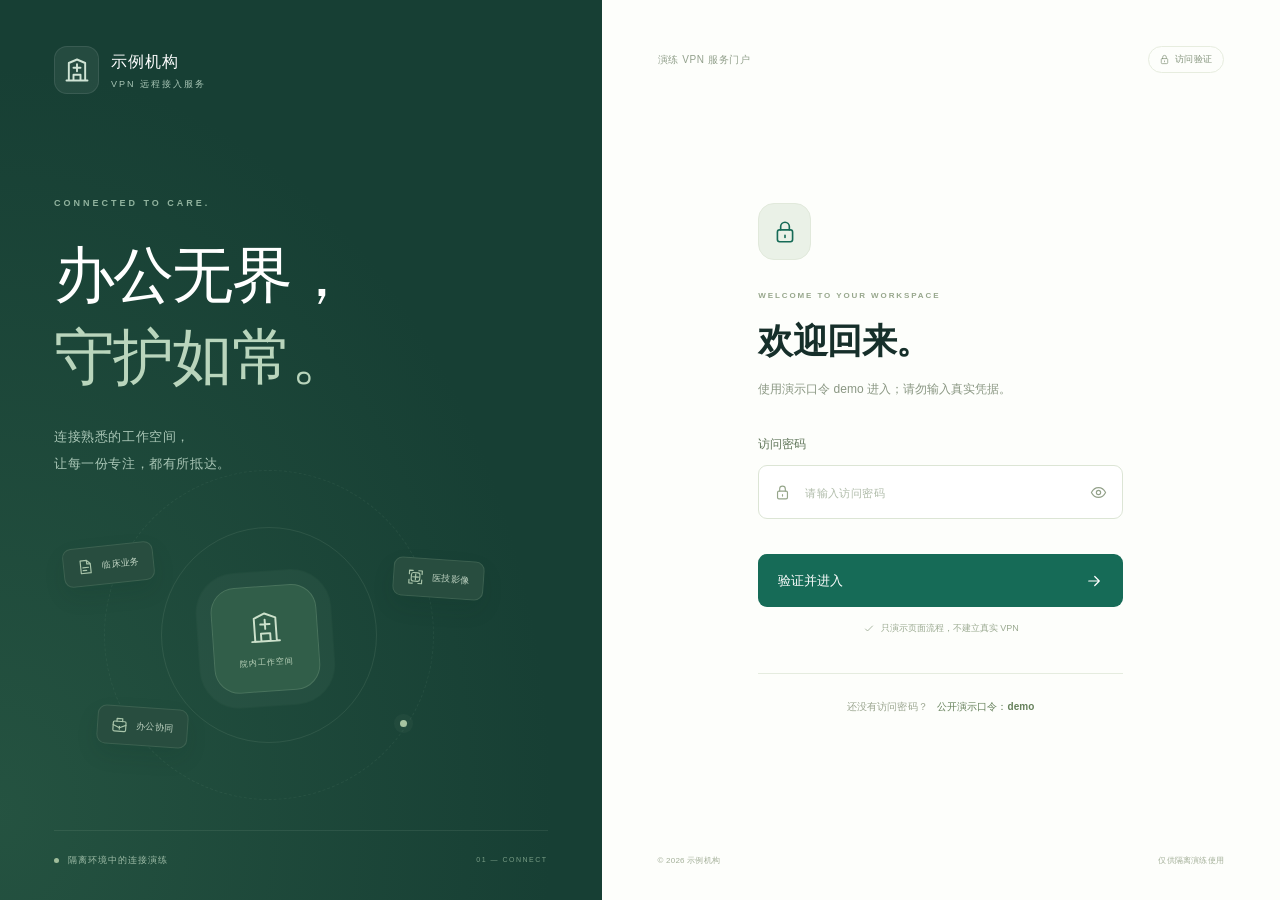
<file: honeypots/vpn/web/index.html>
<!doctype html>
<html lang="zh-CN">
<head>
  <meta charset="utf-8">
  <meta name="viewport" content="width=device-width, initial-scale=1">
  <meta name="theme-color" content="#166b57">
  <meta name="description" content="示例机构 VPN 服务门户。隔离蜜罐与合成连接演示。">
  <title>示例机构 · VPN 服务</title>
  <link rel="stylesheet" href="styles.css">
  <link rel="stylesheet" href="auth.css">
  <script src="auth.js" defer></script>
  <script src="portal.js" defer></script>
</head>
<body>
  <svg class="svg-library" xmlns="http://www.w3.org/2000/svg" aria-hidden="true">
    <symbol id="i-arrow" viewBox="0 0 24 24"><path d="M5 12h14m-6-6 6 6-6 6"/></symbol>
    <symbol id="i-down" viewBox="0 0 24 24"><path d="M12 3v12m-5-5 5 5 5-5M5 16v4h14v-4"/></symbol>
    <symbol id="i-windows" viewBox="0 0 24 24"><path fill="currentColor" stroke="none" d="M3 4h8v7H3zm10 0h8v7h-8zM3 13h8v7H3zm10 0h8v7h-8z"/></symbol>
    <symbol id="i-hospital" viewBox="0 0 24 24"><path d="M5 21V6l7-3 7 3v15M3 21h18M9 21v-5h6v5m-6-11h6m-3-3v6"/></symbol>
    <symbol id="i-file" viewBox="0 0 24 24"><path d="M14 3H5v18h14V8l-5-5Zm0 0v5h5M8 13h8m-8 4h5"/></symbol>
    <symbol id="i-scan" viewBox="0 0 24 24"><path d="M8 3H3v5m13-5h5v5M3 16v5h5m13-5v5h-5M8 12h8m-4-4v8"/><rect x="6" y="6" width="12" height="12" rx="3"/></symbol>
    <symbol id="i-briefcase" viewBox="0 0 24 24"><rect x="3" y="7" width="18" height="14" rx="2"/><path d="M8 7V3h8v4M3 12l9 4 9-4m-9 2v4"/></symbol>
    <symbol id="i-check" viewBox="0 0 24 24"><path d="m5 12 4 4L19 6"/></symbol>
    <symbol id="i-lock" viewBox="0 0 24 24"><rect x="5" y="10" width="14" height="11" rx="2"/><path d="M8 10V7a4 4 0 0 1 8 0v3m-4 5v2"/></symbol>
    <symbol id="i-eye" viewBox="0 0 24 24"><path d="M2 12s3.5-7 10-7 10 7 10 7-3.5 7-10 7S2 12 2 12Z"/><circle cx="12" cy="12" r="3"/></symbol>
    <symbol id="i-exit" viewBox="0 0 24 24"><path d="M9 4H4v16h5m5-16h6v16h-6M8 12h9m-4-4 4 4-4 4"/></symbol>
  </svg>
  <section class="auth-screen" id="auth-screen" aria-labelledby="auth-title">
    <div class="auth-story">
      <a class="brand auth-brand" href="./" aria-label="示例机构 VPN 首页"><span class="brand-mark" aria-hidden="true"><svg><use href="#i-hospital"/></svg></span><span class="brand-text"><strong>示例机构</strong><span>VPN 远程接入服务</span></span></a>
      <div class="auth-story-content"><span class="section-kicker">CONNECTED TO CARE.</span><h1>办公无界，<br><span>守护如常。</span></h1><p>连接熟悉的工作空间，<br>让每一份专注，都有所抵达。</p>
        <div class="auth-art" aria-hidden="true"><div class="auth-orbit orbit-a"></div><div class="auth-orbit orbit-b"></div><div class="auth-art-center"><svg><use href="#i-hospital"/></svg><span>院内工作空间</span></div><span class="auth-node node-a"><svg><use href="#i-file"/></svg>临床业务</span><span class="auth-node node-b"><svg><use href="#i-scan"/></svg>医技影像</span><span class="auth-node node-c"><svg><use href="#i-briefcase"/></svg>办公协同</span><i class="auth-orbit-dot"></i></div>
      </div>
      <div class="auth-story-footer"><span class="status-dot"></span> 隔离环境中的连接演练<span>01 — CONNECT</span></div>
    </div>
    <div class="auth-entry">
      <div class="auth-topline"><span>演练 VPN 服务门户</span><span class="auth-access-badge"><svg><use href="#i-lock"/></svg>访问验证</span></div>
      <div class="auth-form-wrap">
        <span class="auth-form-icon"><svg><use href="#i-lock"/></svg></span><span class="section-kicker">WELCOME TO YOUR WORKSPACE</span><h2 id="auth-title">欢迎回来。</h2><p class="auth-description">使用演示口令 demo 进入；请勿输入真实凭据。</p>
        <form id="auth-form">
          <label for="access-password">访问密码</label>
          <div class="password-field"><svg class="password-lock"><use href="#i-lock"/></svg><input type="password" id="access-password" name="password" placeholder="请输入访问密码" autocomplete="current-password" required aria-describedby="auth-error" spellcheck="false" autocapitalize="off"><button type="button" id="password-toggle" aria-label="显示密码" aria-pressed="false"><svg><use href="#i-eye"/></svg></button></div>
          <p class="auth-error" id="auth-error" role="alert" aria-live="polite"></p>
          <button type="submit" class="button button-primary auth-submit"><span>验证并进入</span><svg><use href="#i-arrow"/></svg></button>
          <p class="auth-session-note"><svg><use href="#i-check"/></svg>只演示页面流程，不建立真实 VPN</p>
        </form>
        <div class="auth-help"><span>还没有访问密码？</span><strong>公开演示口令：demo</strong></div>
        <noscript><p class="noscript-note">请在浏览器中启用 JavaScript，以完成网页密码验证。</p></noscript>
      </div>
      <div class="auth-bottomline"><span>© 2026 示例机构</span><span>仅供隔离演练使用</span></div>
    </div>
  </section>
  <div id="site-content" hidden>
    <a class="skip-link" href="#main">跳转到主要内容</a>
    <header class="portal-header">
      <div class="container header-inner">
        <a class="brand" href="#main" aria-label="示例机构 VPN 首页">
          <span class="brand-mark" aria-hidden="true"><svg><use href="#i-hospital"/></svg></span>
          <span class="brand-text"><strong>示例机构</strong><span>VPN 远程接入服务</span></span>
        </a>
        <button class="logout-button" type="button" aria-label="退出网页登录"><svg aria-hidden="true"><use href="#i-exit"/></svg>退出登录</button>
      </div>
    </header>

    <main class="portal-main container" id="main">
      <section class="portal-panel" aria-labelledby="portal-title">
        <div class="portal-copy">
          <span class="portal-label"><span class="status-dot"></span> BLUE TEAM DEMO</span>
          <h1 id="portal-title">Lovely VPN 演示</h1>
          <p class="portal-description">基于原界面整理的浏览器演示。<br>查看连接状态，集中找到院内常用系统，<br>让日常工作更便捷。</p>
          <p class="release-meta">v1.0 <span>·</span> 浏览器演示 <span>·</span> 合成数据</p>
          <a class="button button-primary actual-download" href="/client" aria-describedby="release-note"><svg aria-hidden="true"><use href="#i-windows"/></svg>打开连接演示<svg class="download-arrow" aria-hidden="true"><use href="#i-down"/></svg></a>
          <p class="file-meta">无需下载安装 <span>不会访问本机文件</span></p>
          <p class="download-feedback" role="status" aria-live="polite"></p>
          <p class="release-note" id="release-note">状态与资源均为合成示例。服务端只记录访问摘要，不收集终端数据。</p>
        </div>
        <figure class="product-preview">
          <div class="demo-preview"><span>LOVELY VPN</span><h2>隔离演练环境</h2><p>示例用户 · 192.0.2.10</p><p>连接状态 / 资源导航 / 事件摘要</p><a class="button button-primary" href="/client">进入演示 →</a></div>
          <figcaption>连接状态与院内资源，一个客户端即可查看。</figcaption>
        </figure>
      </section>
    </main>

    <footer class="portal-footer container"><span>© <span id="year">2026</span> 示例机构</span><span>仅供隔离演练使用 · 如需帮助，请联系演练管理员</span></footer>
  </div>
</body>
</html>
</file>
<file: honeypots/vpn/web/styles.css>
@charset "UTF-8";
:root { --ink:#162f2a; --muted:#72807b; --green:#166b57; --green-hover:#0b5443; --line:#e3e9e4; --font:"Segoe UI","PingFang SC","Microsoft YaHei UI","Microsoft YaHei",sans-serif; }
* { box-sizing:border-box; }
body { margin:0; color:var(--ink); background:#fff; font:15px/1.7 var(--font); -webkit-font-smoothing:antialiased; }
button,input { font:inherit; }
button { border:0; color:inherit; cursor:pointer; }
button,a { -webkit-tap-highlight-color:transparent; }
a { color:inherit; text-decoration:none; }
img { display:block; max-width:100%; height:auto; }
h1,h2,p,figure { margin:0; }
h1,h2 { font-weight:650; line-height:1.3; }
svg { width:24px; height:24px; fill:none; stroke:currentColor; stroke-width:1.65; stroke-linecap:round; stroke-linejoin:round; flex-shrink:0; }
.svg-library { position:absolute; width:0; height:0; overflow:hidden; }
[hidden] { display:none!important; }
::selection { background:#c7e2d1; color:#153c2f; }
:focus-visible { outline:3px solid #479b7e; outline-offset:5px; }
button:disabled { cursor:wait; opacity:.65; }
.container { width:calc(100% - 80px); max-width:1120px; margin:0 auto; }
.skip-link { position:fixed; top:-100px; left:16px; z-index:100; padding:12px 20px; background:var(--green); color:white; border-radius:8px; }
.skip-link:focus { top:12px; }
.brand { display:inline-flex; gap:12px; align-items:center; flex-shrink:0; }
.brand-mark { width:45px; height:48px; background:var(--green); color:white; border-radius:13px; display:grid; place-items:center; }
.brand-mark svg { width:28px; height:28px; }
.brand-text { display:flex; flex-direction:column; gap:2px; }
.brand-text strong { font-size:17px; letter-spacing:.5px; }
.brand-text>span { font-size:10px; letter-spacing:2.6px; color:var(--muted); }
.button { display:inline-flex; align-items:center; justify-content:center; gap:11px; padding:17px 24px; min-height:56px; border-radius:9px; font-size:14px; font-weight:600; line-height:1.4; transition:background .2s,transform .2s; border:1px solid transparent; }
.button:hover { transform:translateY(-2px); }
.button:active { transform:translateY(0); }
.button svg { width:19px; height:19px; }
.button-primary { background:var(--green); color:white; }
.button-primary:hover { background:var(--green-hover); }
.section-kicker { display:block; font-size:10px; font-weight:600; letter-spacing:2.2px; color:#74917f; margin-bottom:16px; }
.status-dot { display:inline-block; width:6px; height:6px; background:#29996b; border-radius:50%; flex-shrink:0; }

#site-content { min-height:100svh; display:flex; flex-direction:column; background:#f5f8f4; }
.portal-header { background:#fff; border-bottom:1px solid #e9eee7; }
.header-inner { min-height:88px; display:flex; align-items:center; justify-content:space-between; gap:24px; }
.logout-button { display:inline-flex; align-items:center; gap:7px; background:none; padding:10px 0 10px 10px; color:var(--muted); font-size:12px; white-space:nowrap; }
.logout-button svg { width:17px; height:17px; }
.logout-button:hover { color:var(--green); }
.portal-main { flex:1; display:flex; align-items:center; padding-top:44px; padding-bottom:44px; }
.portal-panel { width:100%; min-height:520px; display:grid; grid-template-columns:.95fr 1.05fr; gap:30px; align-items:center; padding:48px; border:1px solid #e0e9df; border-radius:24px; background:#fff; box-shadow:0 12px 35px #21422d05; }
.portal-copy { min-width:0; }
.portal-label { display:flex; align-items:center; gap:9px; color:#6b9179; font-size:10px; letter-spacing:2.2px; margin-bottom:21px; }
.portal-copy h1 { font-size:39px; letter-spacing:-1.5px; line-height:1.4; }
.portal-description { font-size:14px; line-height:2; color:var(--muted); margin-top:20px; }
.release-meta { display:flex; flex-wrap:wrap; align-items:center; gap:8px; font-size:10px; color:#8d9a89; margin-top:30px; }
.release-meta span { color:#b2c0ab; }
.actual-download { margin-top:14px; font-size:13px; padding:17px 20px; }
.download-arrow { margin-left:14px; }
.file-meta { font-size:10px; color:#97a18f; margin-top:12px; }
.file-meta span { margin-left:12px; }
.release-note { color:#879580; font-size:10px; line-height:1.9; margin-top:25px; max-width:330px; padding-top:17px; border-top:1px solid #e8eee3; }
.download-feedback { margin-top:12px; font-size:11px; color:var(--green); }
.download-feedback:empty { display:none; }
.product-preview { min-width:0; align-self:center; }
.product-images { position:relative; aspect-ratio:1.2; isolation:isolate; }
.product-images:before { content:""; position:absolute; inset:5px -5px 0 15px; border-radius:50%; background:#f0f6ec; z-index:-1; }
.resource-image { position:absolute; top:12%; right:-8px; width:84%; border-radius:9px; border:1px solid #dde5de; box-shadow:0 16px 35px #2c4a2c12; transform:rotate(2deg); }
.client-image { position:absolute; top:24%; left:0; width:35%; border-radius:9px; border:1px solid #d9e3db; box-shadow:0 15px 30px #2c4a2c1f; transform:rotate(-4deg); }
.product-preview figcaption { font-size:10px; color:#8ba082; text-align:center; margin-top:18px; letter-spacing:.4px; }
.portal-footer { display:flex; justify-content:space-between; align-items:center; gap:20px; padding:0 0 28px; font-size:10px; color:#91a088; }

@media(min-width:1440px) {
  .portal-panel { min-height:560px; padding:56px; gap:48px; }
  .portal-copy h1 { font-size:41px; }
}
@media(max-width:1100px) {
  .container { width:calc(100% - 64px); }
  .portal-panel { padding:36px; gap:24px; }
  .portal-copy h1 { font-size:32px; }
  .portal-description { font-size:12px; }
  .release-meta { font-size:9px; gap:6px; }
  .portal-label { font-size:9px; }
}
@media(max-width:850px) {
  .container { width:calc(100% - 48px); }
  .portal-panel { gap:22px; padding:30px; grid-template-columns:1fr 1fr; min-height:460px; }
  .portal-copy h1 { font-size:27px; letter-spacing:-.8px; }
  .portal-description { font-size:11px; }
  .actual-download { font-size:11px; padding:15px; gap:8px; min-height:50px; }
  .actual-download svg { width:17px; height:17px; }
  .download-arrow { margin-left:7px; }
  .file-meta { font-size:8px; }
  .file-meta span { margin-left:8px; }
  .release-note { font-size:9px; }
  .resource-image { right:0; }
  .product-preview figcaption { font-size:8px; letter-spacing:0; }
  .portal-footer { font-size:8px; }
}
@media(max-width:650px) {
  .container { width:calc(100% - 36px); }
  .header-inner { min-height:76px; gap:10px; }
  .brand { gap:9px; }
  .brand-mark { width:34px; height:38px; border-radius:10px; }
  .brand-mark svg { width:22px; height:22px; }
  .brand-text strong { font-size:12px; letter-spacing:0; }
  .brand-text>span { font-size:8px; letter-spacing:1.3px; }
  .logout-button { font-size:10px; gap:5px; padding-left:5px; }
  .logout-button svg { width:15px; height:15px; }
  .portal-main { padding-top:24px; padding-bottom:24px; }
  .portal-panel { grid-template-columns:1fr; padding:29px 24px 23px; gap:22px; border-radius:18px; }
  .portal-label { font-size:8px; margin-bottom:17px; }
  .portal-copy h1 { font-size:31px; letter-spacing:-1px; }
  .portal-description { font-size:12px; margin-top:15px; }
  .release-meta { margin-top:23px; font-size:9px; }
  .actual-download { width:100%; padding:16px; font-size:12px; }
  .actual-download .download-arrow { margin-left:auto; }
  .file-meta { font-size:9px; }
  .release-note { font-size:9px; margin-top:21px; padding-top:14px; max-width:none; }
  .product-preview { max-width:380px; width:100%; margin:0 auto; }
  .product-images:before { inset:5px 0; }
  .product-preview figcaption { font-size:9px; margin-top:8px; }
  .portal-footer { flex-direction:column; gap:5px; align-items:flex-start; padding-bottom:21px; font-size:8px; }
}
@media(max-width:375px) {
  .portal-panel { padding:25px 19px 20px; }
  .portal-copy h1 { font-size:27px; }
  .portal-description { font-size:11px; }
  .brand-text strong { font-size:11px; }
  .brand-text>span { font-size:7px; }
  .logout-button { font-size:9px; }
  .product-preview figcaption { font-size:8px; }
  .release-meta { font-size:8px; gap:5px; }
  .file-meta { font-size:8px; }
}
@media(prefers-reduced-motion:reduce) {
  *,*:before,*:after { animation:none!important; transition:none!important; }
}

.demo-preview { padding: 60px 30px; background: #e6f4ee; border-radius: 24px; color: #166b57; line-height: 2.4; text-align: center; }
</file>
<file: honeypots/vpn/web/auth.css>
.auth-screen{min-height:100svh;display:grid;grid-template-columns:47% 53%;background:#fdfefb}.auth-story{background:#173f34;color:#fff;position:relative;overflow:hidden;display:flex;flex-direction:column;padding:46px 54px 32px;isolation:isolate}.auth-story:before{content:"";position:absolute;inset:0;background:radial-gradient(ellipse at 0 90%,#32664d80,transparent 65%);z-index:-1}.auth-brand .brand-mark{background:#ffffff10;color:#d0e4d5;border:1px solid #ffffff17}.auth-brand .brand-text strong{font-size:16px;font-weight:550;letter-spacing:1px}.auth-brand .brand-text>span{color:#a9c6b6;font-size:9px;letter-spacing:2px}.auth-story-content{margin:auto 0;padding:65px 0 0;position:relative}.auth-story-content .section-kicker{color:#91b39e;font-size:9px;letter-spacing:3px;margin-bottom:23px}.auth-story h1{font-size:61px;letter-spacing:-1.8px;line-height:1.35;font-weight:550}.auth-story h1>span{color:#b9d5bc}.auth-story-content>p{font-size:13px;line-height:2.1;color:#a9c6b6;margin-top:24px;letter-spacing:.6px}.auth-art{height:260px;margin-top:28px;position:relative;max-width:430px}.auth-orbit{position:absolute;left:50%;top:50%;transform:translate(-50%,-50%);border:1px solid #aac7ad1f;border-radius:50%;width:216px;height:216px}.orbit-b{width:330px;height:330px;border-style:dashed;border-color:#aac7ad14}.auth-art-center{position:absolute;top:50%;left:50%;transform:translate(-50%,-50%);width:106px;height:106px;display:flex;flex-direction:column;justify-content:center;align-items:center;gap:10px;border-radius:25px;background:#315e49;border:1px solid #b9d7b92c;box-shadow:0 0 0 14px #abc6aa06,0 0 0 15px #abc6aa09;rotate:-4deg}.auth-art-center>svg{width:37px;height:37px;color:#cce1cb;stroke-width:1.25}.auth-art-center>span{font-size:8px;letter-spacing:1px;color:#c0d7bf}.auth-node{position:absolute;display:flex;align-items:center;gap:8px;padding:10px 13px;background:#284d3f;border:1px solid #b9d7b924;border-radius:9px;font-size:9px;letter-spacing:.4px;color:#bfd3c2;box-shadow:0 10px 22px #082b1c19}.auth-node svg{width:17px;height:17px;color:#a9c5aa}.node-a{left:2%;top:40px;transform:rotate(-6deg)}.node-b{right:0;top:54px;transform:rotate(4deg)}.node-c{left:10%;bottom:19px;transform:rotate(4deg)}.auth-orbit-dot{position:absolute;width:7px;height:7px;background:#a7c4a1;border-radius:50%;bottom:38px;right:18%;box-shadow:0 0 0 6px #a7c4a10c}.auth-story-footer{border-top:1px solid #c4ddc518;display:flex;align-items:center;gap:9px;padding-top:22px;margin-top:28px;color:#9fbda8;font-size:9px;letter-spacing:1px}.auth-story-footer .status-dot{background:#a0bd9b;box-shadow:none;width:5px;height:5px}.auth-story-footer>span:last-child{margin-left:auto;font-size:7px;letter-spacing:1.5px;color:#789c85}.auth-entry{padding:46px 56px 32px;display:flex;flex-direction:column;align-items:center;justify-content:space-between;min-height:100svh}.auth-topline{display:flex;justify-content:space-between;align-items:center;width:100%;font-size:10px;letter-spacing:.6px;color:#92a08c}.auth-access-badge{display:flex;gap:5px;align-items:center;border:1px solid #e7eddf;border-radius:20px;padding:5px 10px;font-size:9px;color:#82927a}.auth-access-badge svg{width:11px;height:11px;stroke-width:1.5}.auth-form-wrap{width:100%;max-width:365px;margin:45px 0 55px}.auth-form-icon{width:53px;height:57px;border-radius:16px;background:#eaf1e7;display:grid;place-items:center;color:var(--green);margin-bottom:29px;border:1px solid #e1e9db}.auth-form-icon svg{width:26px;height:26px;stroke-width:1.5}.auth-form-wrap>.section-kicker{font-size:8px;letter-spacing:1.9px;color:#97a78c;margin-bottom:12px}.auth-form-wrap h2{font-size:35px;line-height:1.5;letter-spacing:-.5px;font-weight:600}.auth-description{font-size:12px;line-height:1.9;color:#8a9783;margin-top:11px}.auth-form-wrap form{margin-top:33px}.auth-form-wrap label{display:block;font-size:12px;font-weight:550;color:#5f7559;margin-bottom:11px}.password-field{position:relative;display:flex;align-items:center}.password-field input{width:100%;height:54px;background:#fff;border:1px solid #dce5d5;border-radius:9px;padding:0 46px;font-size:14px;line-height:1.5;color:var(--ink);outline:none;transition:border-color .2s,box-shadow .2s;letter-spacing:.6px}.password-field input::placeholder{font-size:11px;letter-spacing:.4px;color:#b0bcaa}.password-field input:focus{border-color:#7da67d;box-shadow:0 0 0 3px #86a77c12}.password-field input[aria-invalid=true]{border-color:#b76657;background:#fffcfa}.password-lock{position:absolute;left:16px;width:17px;height:17px;color:#96a68b;pointer-events:none}.password-field button{position:absolute;right:5px;top:7px;width:40px;height:40px;display:grid;place-items:center;background:none;color:#93a18a;border-radius:6px}.password-field button:hover,.password-field button[aria-pressed=true]{background:#eef3e8;color:#597550}.password-field button svg{width:17px;height:17px}.auth-error{font-size:11px;color:#b15d4e;line-height:1.7;min-height:29px;padding:7px 0 3px}.auth-submit{width:100%;justify-content:space-between;font-size:13px;font-weight:550;min-height:53px;padding:15px 19px;margin-top:6px}.auth-submit svg{width:18px;height:18px}.auth-session-note{display:flex;justify-content:center;align-items:center;gap:6px;font-size:9px;color:#9aa990;margin-top:14px}.auth-session-note svg{width:12px;height:12px}.auth-help{border-top:1px solid #e5ecdf;margin-top:36px;padding-top:24px;display:flex;justify-content:center;gap:9px;font-size:10px;letter-spacing:.1px}.auth-help span{color:#9aa58f}.auth-help strong{color:#66815b;font-weight:550}.auth-bottomline{width:100%;display:flex;justify-content:space-between;gap:20px;font-size:8px;color:#a3af98;letter-spacing:.2px}.noscript-note{margin-top:16px;font-size:12px;color:#b15d4e}.auth-form-wrap.auth-shake{animation:auth-shake .28s ease-in-out}@keyframes auth-shake{0%,100%{transform:translateX(0)}25%{transform:translateX(-4px)}75%{transform:translateX(4px)}}
@media(min-width:1500px){.auth-story{padding:54px 72px 36px}.auth-story h1{font-size:70px}.auth-story-content{max-width:460px;width:100%;align-self:center}.auth-art{height:300px}.auth-form-wrap{max-width:400px}.auth-form-wrap h2{font-size:39px}.auth-entry{padding:54px 72px 36px}}
@media(max-width:1180px){.auth-story{padding:38px 36px 28px}.auth-entry{padding:38px 42px 28px}.auth-story h1{font-size:52px}.auth-brand .brand-text strong{font-size:14px}.auth-brand .brand-text>span{font-size:8px}.auth-story-content{padding-top:50px}.auth-art{height:250px}.auth-node{padding:9px 10px;font-size:8px;gap:6px}.auth-node svg{width:15px;height:15px}.node-a{left:-8px}.node-b{right:-7px}.node-c{left:6%}.auth-story-footer{font-size:8px;letter-spacing:.5px}.auth-story-footer>span:last-child{font-size:6px;letter-spacing:.8px}.auth-bottomline{font-size:7px;gap:15px}}
@media(max-width:960px){.auth-screen{grid-template-columns:44% 56%}.auth-story{padding:32px 28px 25px}.auth-entry{padding:33px 36px 25px}.auth-brand .brand-mark{width:37px;height:41px}.auth-brand .brand-text strong{font-size:12px;letter-spacing:0}.auth-brand .brand-text>span{font-size:7px;letter-spacing:1px}.auth-story h1{font-size:44px}.auth-story-content>p{font-size:11px;margin-top:21px}.auth-story-content>.section-kicker{font-size:8px;letter-spacing:2px}.auth-art{height:240px;margin-top:25px}.auth-art-center{width:89px;height:89px;border-radius:21px}.auth-art-center>svg{width:30px;height:30px}.auth-art-center>span{font-size:7px;letter-spacing:.5px}.auth-orbit{width:180px;height:180px}.orbit-b{width:285px;height:285px}.auth-node{padding:8px;gap:5px;font-size:7px}.auth-node svg{width:13px;height:13px}.node-a{top:42px;left:-8px}.node-b{top:61px;right:-10px}.node-c{left:4%;bottom:25px}.auth-story-footer>span:last-child{display:none}.auth-form-wrap h2{font-size:31px}.auth-form-wrap{max-width:340px}.auth-description{font-size:11px}.auth-topline{font-size:9px}.auth-access-badge{font-size:8px}.auth-form-wrap>.section-kicker{font-size:7px;letter-spacing:1.3px}.auth-bottomline{flex-direction:column;gap:3px}}
@media(max-width:720px){.auth-screen{display:block}.auth-story{padding:25px 25px 30px;min-height:225px}.auth-brand .brand-mark{width:34px;height:37px;border-radius:10px}.auth-brand .brand-mark svg{width:22px;height:22px}.auth-brand .brand-text strong{font-size:12px;letter-spacing:.3px}.auth-brand .brand-text>span{font-size:7px;letter-spacing:1.4px}.auth-story-content{padding:28px 0 0;margin:0}.auth-story-content>.section-kicker{display:none}.auth-story h1{font-size:33px;letter-spacing:-.5px;line-height:1.4}.auth-story h1 br{display:none}.auth-story h1>span{margin-left:3px}.auth-story-content>p{font-size:10px;line-height:1.9;letter-spacing:.4px;margin-top:12px}.auth-story-content>p br{display:none}.auth-art,.auth-story-footer{display:none}.auth-story:after{content:"+";position:absolute;right:22px;bottom:-85px;font:250px/1 Arial,sans-serif;color:#a9c9aa09;z-index:-1}.auth-entry{min-height:calc(100svh - 225px);padding:0 30px 22px}.auth-topline{display:none}.auth-form-wrap{max-width:390px;margin:35px 0 32px}.auth-form-icon{display:none}.auth-form-wrap>.section-kicker{font-size:7px;letter-spacing:1.8px;margin-bottom:9px}.auth-form-wrap h2{font-size:30px}.auth-description{font-size:11px;margin-top:7px}.auth-form-wrap form{margin-top:25px}.auth-form-wrap label{font-size:11px;margin-bottom:10px}.password-field input{height:53px}.auth-submit{min-height:52px;font-size:12px}.auth-session-note{font-size:9px;margin-top:14px}.auth-help{margin-top:25px;padding-top:21px;font-size:9px;gap:8px}.auth-bottomline{max-width:390px;flex-direction:row;gap:10px;font-size:7px;letter-spacing:0}.auth-error{font-size:10px;min-height:28px}}
@media(max-width:720px){.auth-story h1{font-size:30px}}
@media(max-width:375px){.auth-story{padding-left:22px;padding-right:22px;min-height:214px}.auth-story h1{font-size:24px}.auth-story-content>p{font-size:9px}.auth-entry{padding-left:24px;padding-right:24px;min-height:calc(100svh - 214px)}.auth-bottomline{font-size:6px}.auth-form-wrap{margin-top:31px}.auth-form-wrap h2{font-size:28px}}
</file>
